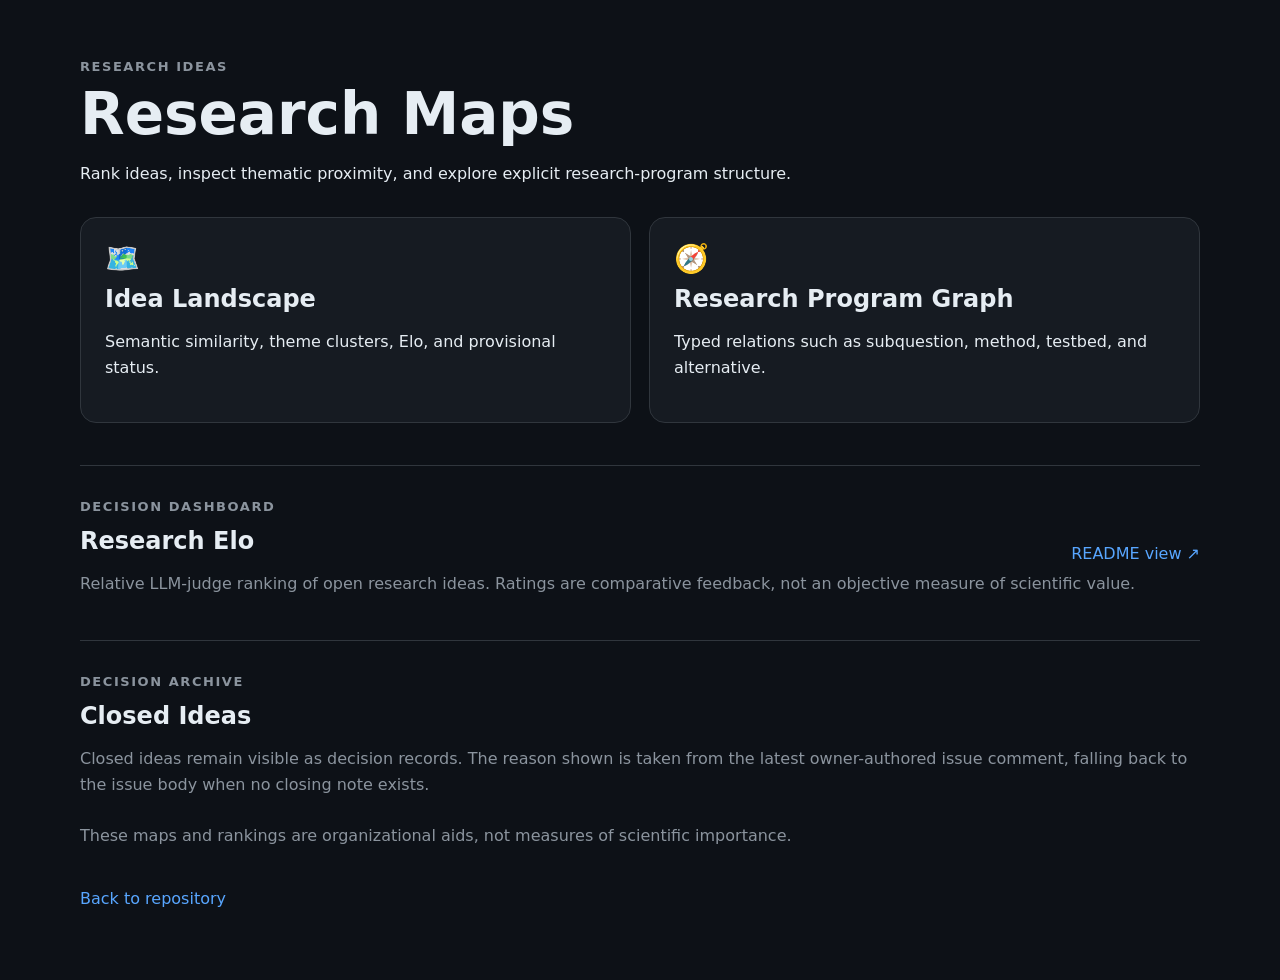
<file: docs/index.html>
<!doctype html>
<html lang="en">
<head>
  <meta charset="utf-8">
  <meta name="viewport" content="width=device-width, initial-scale=1">
  <title>Research Maps</title>
  <link rel="stylesheet" href="styles.css">
</head>
<body>
  <main class="shell">
    <header class="hero">
      <p class="eyebrow">Research Ideas</p>
      <h1>Research Maps</h1>
      <p>Rank ideas, inspect thematic proximity, and explore explicit research-program structure.</p>
    </header>
    <section class="cards">
      <a class="card" href="idea_landscape.html">
        <span class="icon">🗺️</span>
        <h2>Idea Landscape</h2>
        <p>Semantic similarity, theme clusters, Elo, and provisional status.</p>
      </a>
      <a class="card" href="research_programs.html">
        <span class="icon">🧭</span>
        <h2>Research Program Graph</h2>
        <p>Typed relations such as subquestion, method, testbed, and alternative.</p>
      </a>
    </section>

    <section class="leaderboard">
      <div class="section-head">
        <div>
          <p class="eyebrow">Decision dashboard</p>
          <h2>Research Elo</h2>
        </div>
        <a href="https://github.com/inoue0426/research_ideas#research-elo">README view ↗</a>
      </div>
      <p class="note compact">Relative LLM-judge ranking of open research ideas. Ratings are comparative feedback, not an objective measure of scientific value.</p>
      <!-- ELO_TABLE -->
    </section>

    <section class="closed-ideas">
      <div class="section-head">
        <div>
          <p class="eyebrow">Decision archive</p>
          <h2>Closed Ideas</h2>
        </div>
      </div>
      <p class="note compact">Closed ideas remain visible as decision records. The reason shown is taken from the latest owner-authored issue comment, falling back to the issue body when no closing note exists.</p>
      <!-- CLOSED_IDEAS -->
    </section>

    <p class="note">These maps and rankings are organizational aids, not measures of scientific importance.</p>
    <footer><a href="https://github.com/inoue0426/research_ideas">Back to repository</a></footer>
  </main>
</body>
</html>
</file>
<file: docs/styles.css>
:root { color-scheme: light dark; font-family: Inter, ui-sans-serif, system-ui, -apple-system, BlinkMacSystemFont, "Segoe UI", sans-serif; }
* { box-sizing: border-box; }
body { margin: 0; background: #0d1117; color: #e6edf3; }
a { color: #58a6ff; text-decoration: none; }
a:hover { text-decoration: underline; }
.shell { width: min(1120px, calc(100% - 32px)); margin: 0 auto; padding: 56px 0 72px; }
.shell.wide { width: min(1500px, calc(100% - 32px)); }
.hero, .page-head { margin-bottom: 30px; }
.eyebrow { margin: 0 0 8px; color: #8b949e; font-size: 13px; font-weight: 700; letter-spacing: .12em; text-transform: uppercase; }
h1 { margin: 0 0 12px; font-size: clamp(34px, 5vw, 58px); line-height: 1.02; }
h2 { margin: 10px 0 8px; }
h3 { margin: 8px 0 10px; }
p { line-height: 1.65; }
.cards { display: grid; grid-template-columns: repeat(auto-fit, minmax(280px, 1fr)); gap: 18px; }
.card { display: block; padding: 24px; border: 1px solid #30363d; border-radius: 16px; background: #161b22; color: inherit; }
.card:hover { border-color: #58a6ff; text-decoration: none; transform: translateY(-1px); }
.icon { font-size: 28px; }
.note { color: #8b949e; margin-top: 24px; }
.note.compact { margin: 0 0 16px; }
footer { margin-top: 40px; }
nav { margin-bottom: 28px; color: #8b949e; }
.map-frame { overflow: auto; border: 1px solid #30363d; border-radius: 16px; background: #fff; padding: 8px; }
.map-frame object, .map-frame img { display: block; width: 100%; min-width: 980px; min-height: 720px; border: 0; }
.leaderboard, .closed-ideas { margin-top: 42px; padding-top: 30px; border-top: 1px solid #30363d; }
.section-head { display: flex; align-items: end; justify-content: space-between; gap: 20px; margin-bottom: 8px; }
.table-wrap { overflow-x: auto; border: 1px solid #3d444d; border-radius: 14px; background: #161b22; }
.elo-table { width: 100%; border-collapse: separate; border-spacing: 0; min-width: 980px; font-size: 14px; }
.elo-table th, .elo-table td { padding: 12px 13px; border-right: 1px solid #30363d; border-bottom: 1px solid #30363d; text-align: left; vertical-align: middle; }
.elo-table th:last-child, .elo-table td:last-child { border-right: 0; }
.elo-table tbody tr:last-child td { border-bottom: 0; }
.elo-table th { position: sticky; top: 0; z-index: 1; background: #21262d; color: #f0f6fc; font-size: 12px; text-transform: uppercase; letter-spacing: .04em; }
.elo-table tbody tr:nth-child(even) { background: rgba(110, 118, 129, 0.07); }
.elo-table tbody tr:hover { background: rgba(88, 166, 255, 0.10); }
.elo-table td:nth-child(1), .elo-table td:nth-child(3), .elo-table td:nth-child(4), .elo-table td:nth-child(5), .elo-table td:nth-child(6), .elo-table td:nth-child(8) { white-space: nowrap; }
.elo-table td:nth-child(2) { min-width: 420px; line-height: 1.35; }
.elo-table td:nth-child(3) { font-weight: 700; }
.elo-table td a { font-weight: 600; }
.elo-updated { margin: 12px 2px 0; color: #8b949e; font-size: 13px; }
.closed-grid { display: grid; grid-template-columns: repeat(auto-fit, minmax(300px, 1fr)); gap: 14px; }
.closed-card { border: 1px solid #30363d; border-radius: 14px; background: #161b22; padding: 18px; }
.closed-card p { margin: 0; color: #b1bac4; font-size: 14px; }
.closed-meta { color: #8b949e; font-size: 12px; font-weight: 700; letter-spacing: .04em; text-transform: uppercase; }
@media (max-width: 760px) { .shell, .shell.wide { width: min(100% - 20px, 1500px); padding-top: 28px; } .map-frame object, .map-frame img { min-width: 900px; } .section-head { align-items: flex-start; flex-direction: column; } }
</file>
